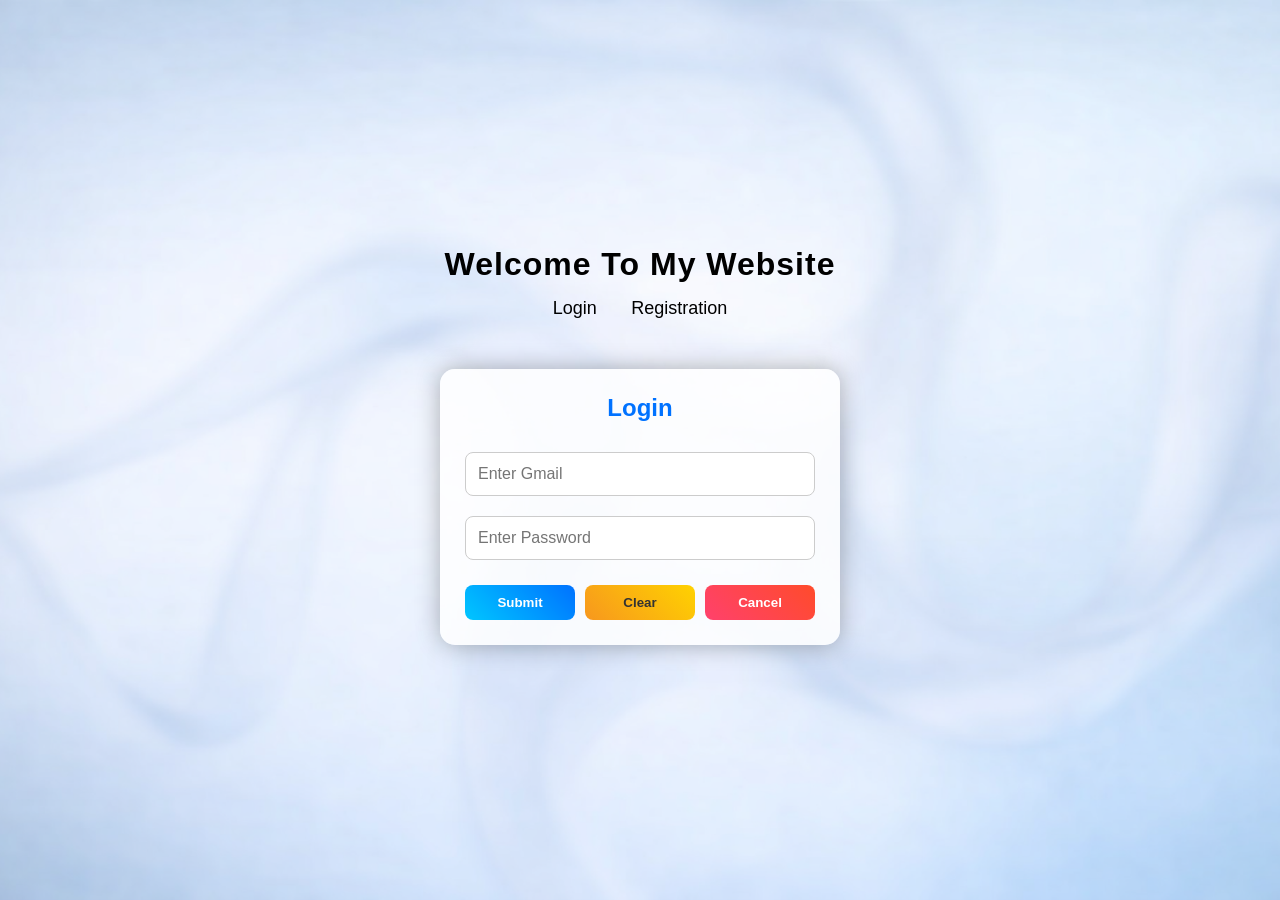
<file: index.html>
<!DOCTYPE html>
<html lang="en">
<head>
    <meta charset="UTF-8">
    <meta name="viewport" content="width=device-width, initial-scale=1.0">
    <title>Login & Registration</title>
    <style>
        * { margin: 0; padding: 0; box-sizing: border-box; font-family: 'Segoe UI', Arial, sans-serif; }
        body { background: url('Copilot_20260719_202415.png') no-repeat center center fixed; background-size: cover; min-height: 100vh; display: flex; flex-direction: column; align-items: center; justify-content: center; }
        header { padding: 20px; text-align: center; width: 100%; }
        header h1 { color: #000; margin-bottom: 15px; letter-spacing: 1px; }
        nav a { color: #000; text-decoration: none; margin: 0 15px; font-size: 18px; }
        nav a:hover { color: blue; }
        .container { width: 90%; max-width: 400px; background: rgba(255,255,255,.85); margin: 30px auto; padding: 25px; border-radius: 15px; box-shadow: 0 0 25px rgba(0,0,0,.3); color: #333; }
        h2 { text-align: center; margin-bottom: 20px; color: #0072ff; }
        input { width: 100%; padding: 12px; margin: 10px 0; border: 1px solid #ccc; border-radius: 8px; font-size: 16px; }
        input:focus { border-color: blue; box-shadow: 0 0 4px skyblue; outline: none; }
        .btns { display: flex; flex-wrap: wrap; gap: 10px; justify-content: center; margin-top: 15px; }
        button { flex: 1; min-width: 100px; padding: 10px; border: none; border-radius: 8px; color: white; cursor: pointer; font-weight: bold; }
        .submit { background: linear-gradient(45deg,#00c6ff,#0072ff); }
        .clear { background: linear-gradient(45deg,#f7971e,#ffd200); color: #333; }
        .cancel { background: linear-gradient(45deg,#ff416c,#ff4b2b); }
        #register { display: none; }
        @media (max-width:600px) { header h1 { font-size: 20px; } nav a { font-size: 16px; margin: 0 8px; } .container { padding: 15px; } input { font-size: 14px; } .btns { flex-direction: column; } button { width: 100%; } }
    </style>
</head>
<body>
    <header>
        <h1>Welcome To My Website</h1>
        <nav>
            <a href="#login" id="loginLink">Login</a>
            <a href="#register" id="registerLink">Registration</a>
        </nav>
    </header>

    <form class="container" id="login">
        <h2>Login</h2>
        <input type="email" placeholder="Enter Gmail" id="login_email" required>
        <input type="password" placeholder="Enter Password" id="login_pass" required>
        <div class="btns">
            <button type="submit" class="submit">Submit</button>
            <button type="reset" class="clear">Clear</button>
            <button type="button" class="cancel" id="showRegister">Cancel</button>
        </div>
    </form>

    <form class="container" id="register">
        <h2>Registration</h2>
        <input type="text" placeholder="Enter Username" id="uname" required>
        <input type="email" placeholder="Enter Gmail" id="reg_email" required>
        <input type="password" placeholder="Enter Password" id="reg_pass" required>
        <input type="password" placeholder="Confirm Password" id="ucpass" required>
        <div class="btns">
            <button type="submit" class="submit">Submit</button>
            <button type="reset" class="clear">Clear</button>
            <button type="button" class="cancel" id="showLogin">Cancel</button>
        </div>
    </form>

    <script>
        const loginForm = document.getElementById('login');
        const registerForm = document.getElementById('register');

        function showLogin() {
            loginForm.style.display = 'block';
            registerForm.style.display = 'none';
        }

        function showRegister() {
            loginForm.style.display = 'none';
            registerForm.style.display = 'block';
        }

        function getUserList() {
            try {
                return JSON.parse(localStorage.getItem('userlist')) || [];
            } catch {
                localStorage.removeItem('userlist');
                return [];
            }
        }

        document.getElementById('loginLink').addEventListener('click', event => { event.preventDefault(); showLogin(); });
        document.getElementById('registerLink').addEventListener('click', event => { event.preventDefault(); showRegister(); });
        document.getElementById('showRegister').addEventListener('click', showRegister);
        document.getElementById('showLogin').addEventListener('click', showLogin);

        loginForm.addEventListener('submit', event => {
            event.preventDefault();
            const email = document.getElementById('login_email').value.trim().toLowerCase();
            const password = document.getElementById('login_pass').value;
            const user = getUserList().find(item => item.uemail === email && item.upass === password);

            if (!user) {
                alert("Email or password is incorrect.");
                return;
            }

            localStorage.setItem('currentuser', JSON.stringify(user));
            alert('Login successful!');
            window.location.href = 'mainpage.html';
        });

        registerForm.addEventListener('submit', event => {
            event.preventDefault();
            const uname = document.getElementById('uname').value.trim();
            const email = document.getElementById('reg_email').value.trim().toLowerCase();
            const password = document.getElementById('reg_pass').value;
            const confirmPassword = document.getElementById('ucpass').value;

            if (password !== confirmPassword) {
                alert("Password and Confirm Password do not match.");
                return;
            }

            const userlist = getUserList();
            if (userlist.some(item => item.uemail === email)) {
                alert("This email is already registered. Please log in.");
                showLogin();
                return;
            }

            userlist.push({ uname: uname, uemail: email, upass: password });
            localStorage.setItem('userlist', JSON.stringify(userlist));
            registerForm.reset();
            alert("Registration successful! Please log in.");
            showLogin();
        });
    </script>
</body>
</html>
</file>
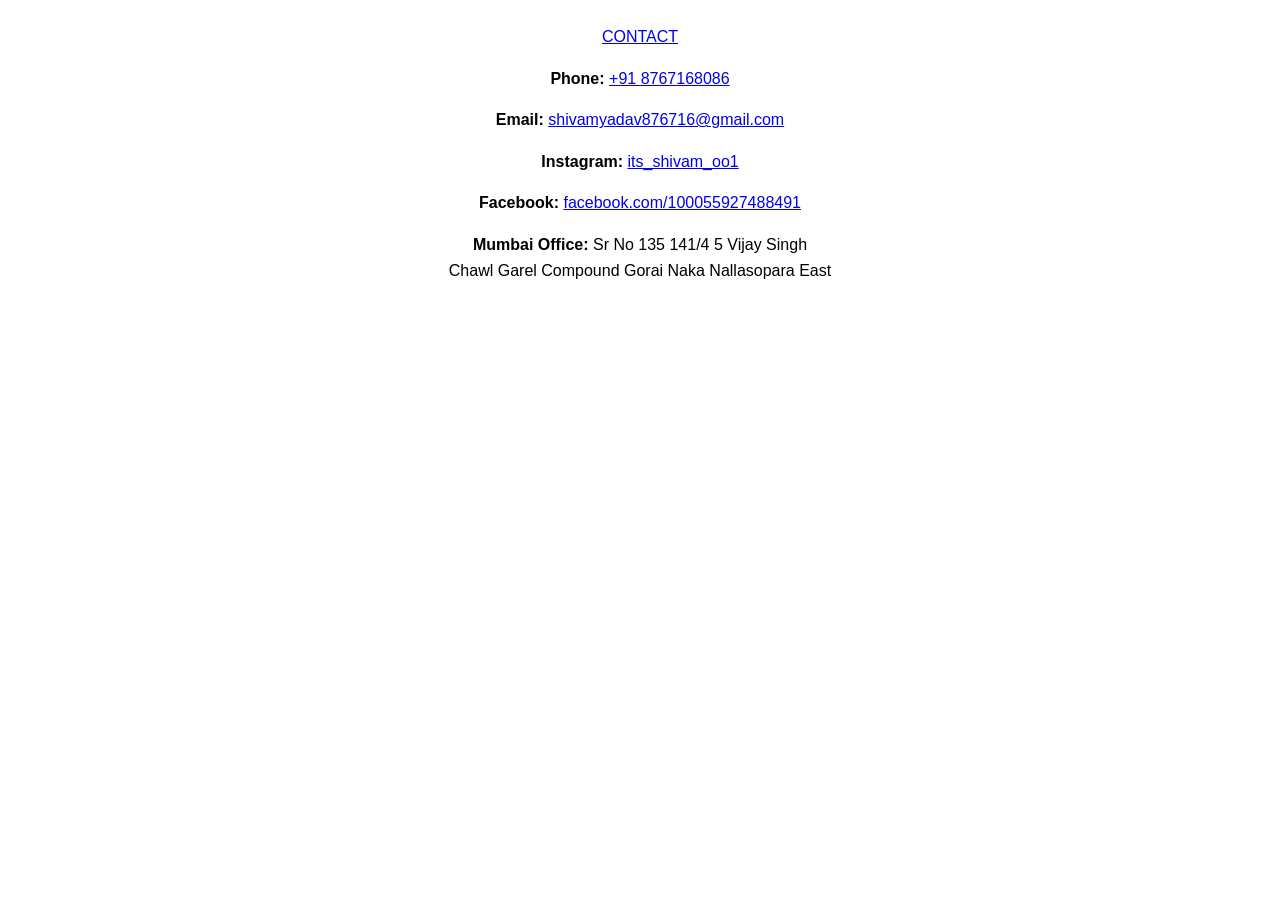
<file: contact.html>
<!DOCTYPE html>
<html lang="en">
<head>
    <meta charset="UTF-8">
    <meta name="viewport" content="width=device-width, initial-scale=1.0">
    <title>CONTACT</title>
    <style>
        * { box-sizing: border-box; }
        body {
            margin: 0;
            padding: 24px 16px;
            font-family: Arial, sans-serif;
            line-height: 1.6;
        }
        center { max-width: 680px; margin: 0 auto; }
        p, a { overflow-wrap: anywhere; }
        @media (max-width: 480px) {
            body { padding: 16px 12px; font-size: 15px; }
        }

    </style>
</head>
<body>


<center>

<a href="CONTACT.HTML" target="_blank">CONTACT</a>



<p><b>Phone: </b><a href="tel:+91 8767168086">+91 8767168086</a></p> 

<p><b>Email:</b> <a href="mailto:shivamyadav876716@gmail.com">shivamyadav876716@gmail.com</a></p>  

<p><b>Instagram: </b><a href="https://instagram.com/its_shivam_oo1" target="_blank">its_shivam_oo1</a></p> 
<p><b>Facebook:</b> <a href="https://facebook.com/100055927488491" target="_blank">facebook.com/100055927488491</a></p>
<p><b>Mumbai Office: </b>Sr No 135 141/4 5 Vijay Singh 
    <br>Chawl Garel Compound Gorai Naka Nallasopara East</p>

    </center>
</body>
</html>
</file>
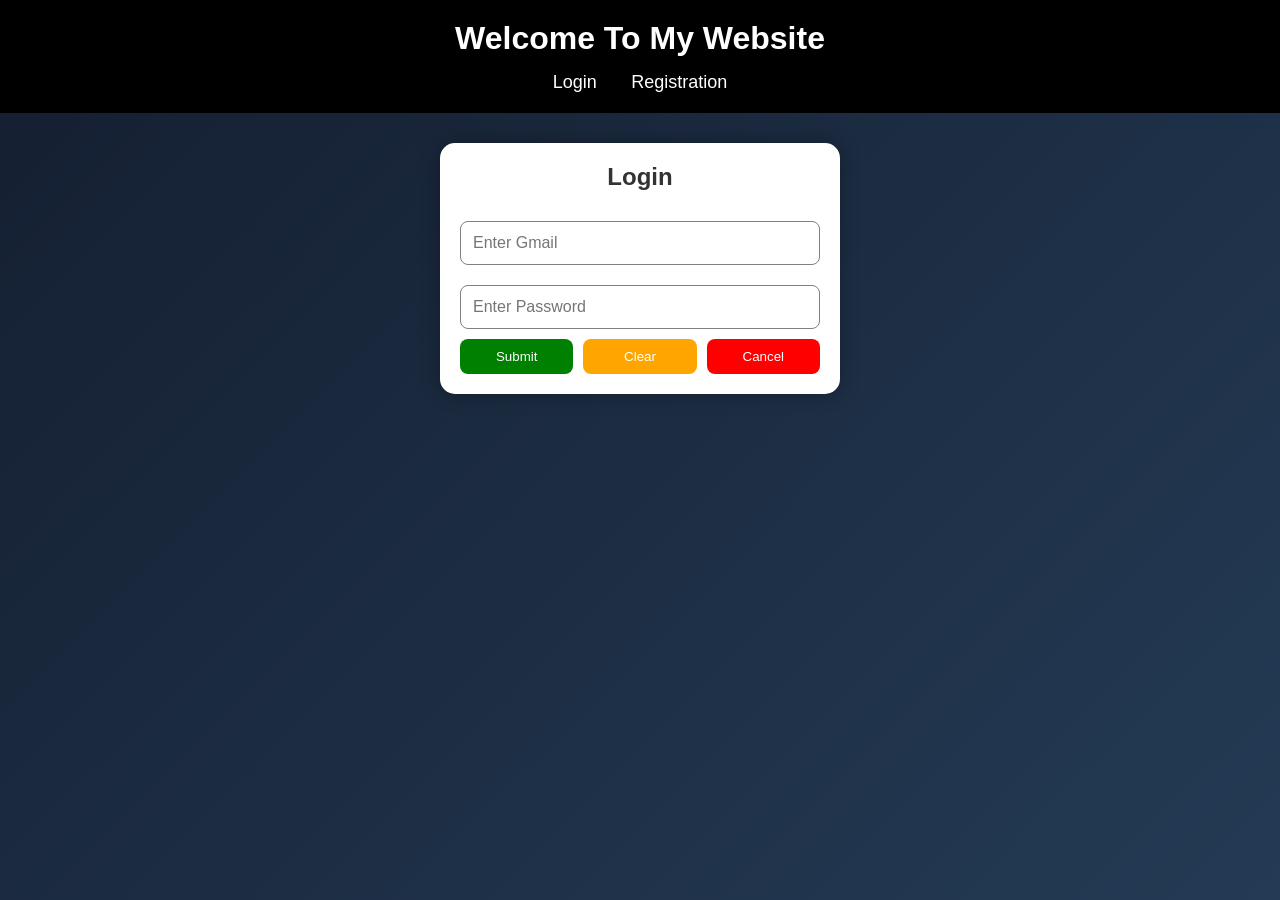
<file: hello.html>
<!doctype html>
<html>
  <head>
    <meta charset="UTF-8" />
    <meta name="viewport" content="width=device-width, initial-scale=1.0" />
    <title>Login & Registration</title>
    <style>
      * {
        margin: 0;
        padding: 0;
        box-sizing: border-box;
        font-family: Arial, sans-serif;
      }

      body {
        background: linear-gradient(135deg, #141e30, #243b55);
        min-height: 100vh;
      }

      header {
        background: black;
        padding: 20px;
        text-align: center;
      }

      header h1 {
        color: white;
        margin-bottom: 15px;
      }

      nav a {
        color: white;
        text-decoration: none;
        margin: 0 15px;
        font-size: 18px;
        transition: 0.3s;
      }

      nav a:hover {
        color: red;
      }

      .container {
        width: 90%; /* responsive width */
        max-width: 400px; /* desktop par limit */
        background: white;
        margin: 30px auto;
        padding: 20px;
        border-radius: 15px;
        box-shadow: 0 0 20px rgba(0, 0, 0, 0.3);
      }

      h2 {
        text-align: center;
        margin-bottom: 20px;
        color: #333;
      }

      input {
        width: 100%;
        padding: 12px;
        margin: 10px 0;
        border: 1px solid gray;
        border-radius: 8px;
        font-size: 16px;
      }

      .btns {
        display: flex;
        flex-wrap: wrap;
        gap: 10px;
        justify-content: center;
      }

      button {
        flex: 1;
        min-width: 100px;
        padding: 10px;
        border: none;
        border-radius: 8px;
        color: white;
        cursor: pointer;
        transition: 0.3s;
      }

      .submit {
        background: green;
      }
      .clear {
        background: orange;
      }
      .cancel {
        background: red;
      }

      button:hover {
        opacity: 0.8;
      }

      #register {
        display: none;
      }

      /* Media Queries */
      @media (max-width: 600px) {
        header h1 {
          font-size: 20px;
        }
        nav a {
          font-size: 16px;
          margin: 0 8px;
        }
        input {
          font-size: 14px;
          padding: 10px;
        }
        .btns {
          flex-direction: column;
        }
        button {
          width: 100%;
        }
      }
    </style>
  </head>
  <body>
    <center>
      <header>
        <h1>Welcome To My Website</h1>
        <nav>
          <a href="#" onclick="showLogin()">Login</a>
          <a href="#" onclick="showRegister()">Registration</a>
        </nav>
      </header>

      <!-- Login Form -->
      <form class="container" id="login">
        <h2>Login</h2>
        <input
          type="email"
          placeholder="Enter Gmail"
          id="login_email"
          required
        />
        <input
          type="password"
          placeholder="Enter Password"
          id="login_pass"
          required
        />
        <div class="btns">
          <button type="submit" class="submit">Submit</button>
          <button type="reset" class="clear">Clear</button>
          <button type="button" class="cancel" onclick="showRegister()">
            Cancel
          </button>
        </div>
      </form>

      <!-- Registration Form -->
      <form class="container" id="register">
        <h2>Registration</h2>
        <input type="text" placeholder="Enter Username" id="uname" required />
        <input type="email" placeholder="Enter Gmail" id="reg_email" required />
        <input
          type="password"
          placeholder="Enter Password"
          id="reg_pass"
          required
        />
        <input
          type="password"
          placeholder="Confirm Password"
          id="ucpass"
          required
        />
        <div class="btns">
          <button type="submit" class="submit">Submit</button>
          <button type="reset" class="clear">Clear</button>
          <button type="button" class="cancel" onclick="showLogin()">
            Cancel
          </button>
        </div>
      </form>
    </center>

    <script>
      function showLogin() {
        document.getElementById("login").style.display = "block";
        document.getElementById("register").style.display = "none";
      }
      function showRegister() {
        document.getElementById("login").style.display = "none";
        document.getElementById("register").style.display = "block";
      }

      // Login
      document
        .getElementById("login")
        .addEventListener("submit", function (event) {
          event.preventDefault();
          let uemail = document.getElementById("login_email").value;
          let upass = document.getElementById("login_pass").value;

          let userlist = JSON.parse(localStorage.getItem("userlist")) || [];
          let user = userlist.find(
            (i) => i.uemail === uemail && i.upass === upass,
          );

          if (user) {
            localStorage.setItem("currentuser", JSON.stringify(user));
            alert("Login successfully!!!");
            window.location.href = "mainpage.html";
          } else {
            alert("Login Failed.. Please check email or password!!!");
          }
        });

      //register form
      document
        .getElementById("register")
        .addEventListener("submit", function (event) {
          event.preventDefault();
          let uname = document.getElementById("uname").value;
          let uemail = document.getElementById("reg_email").value;
          let upass = document.getElementById("reg_pass").value;
          let ucpass = document.getElementById("ucpass").value;

          if (upass === ucpass) {
            let user = { uname: uname, uemail: uemail, upass: upass };
            let userlist = JSON.parse(localStorage.getItem("userlist")) || [];
            userlist.push(user);
            localStorage.setItem("userlist", JSON.stringify(userlist));
            alert("Registration successfully done!!!");
            showLogin();
          } else {
            alert("Password and Confirm password does not match. Try again!!!");
          }
        });
    </script>
  </body>
</html>
</file>
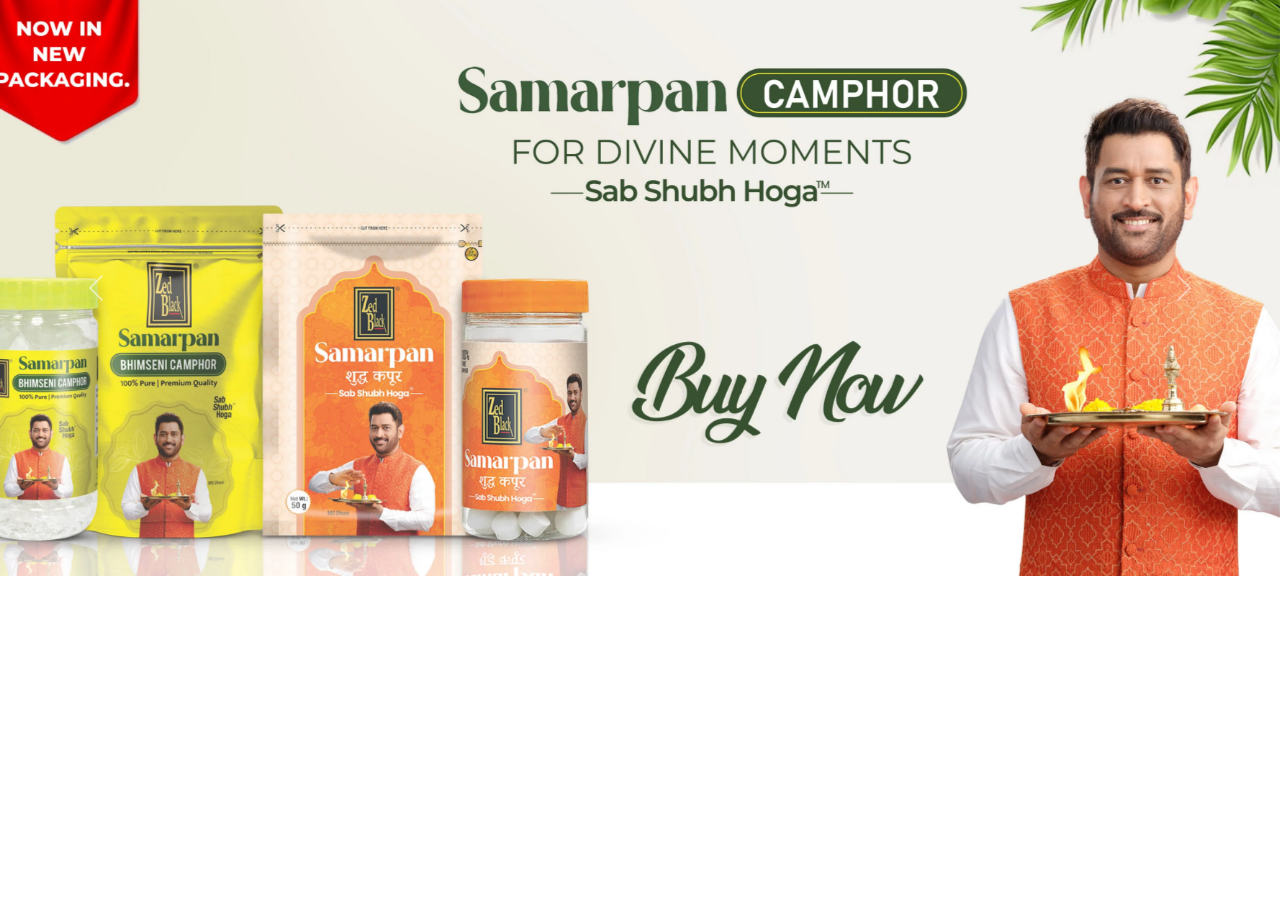
<file: hi.html>
<!DOCTYPE html>
<html lang="en">
<head>
  <meta charset="UTF-8">
  <meta name="viewport" content="width=device-width, initial-scale=1.0">
  <title>Document</title>
  <!-- Bootstrap CSS -->
  <link href="https://cdn.jsdelivr.net/npm/bootstrap@5.3.3/dist/css/bootstrap.min.css" rel="stylesheet">
  <style>
  
    
  .carousel-item img {
    display: block;
    width: 100%;
    height: clamp(240px, 45vw, 613px);
    margin-top: 0;
    object-fit: cover;
  }
  @media (max-width: 480px) {
    .carousel-item img {
      height: 240px;
    }
  }
</style>
</head>
<body>
  <div id="carouselExample" class="carousel slide" data-bs-ride="carousel" data-bs-interval="2000">
    <div class="carousel-inner">
      <div class="carousel-item active">
        <img src="Camphor_1.webp" class="d-block" alt="Camphor collection">
      </div>
      <div class="carousel-item">
        <img src="2.png" class="d-block" alt="Collection image">
      </div>
      <div class="carousel-item">
        <img src="3.png" class="d-block" alt="Collection image">
      </div>
    </div>
    <button class="carousel-control-prev" type="button" data-bs-target="#carouselExample" data-bs-slide="prev">
      <span class="carousel-control-prev-icon" aria-hidden="true"></span>
      <span class="visually-hidden">Previous</span>
    </button>
    <button class="carousel-control-next" type="button" data-bs-target="#carouselExample" data-bs-slide="next">
      <span class="carousel-control-next-icon" aria-hidden="true"></span>
      <span class="visually-hidden">Next</span>
    </button>
  </div>

  <!-- Bootstrap JS -->
  <script src="https://cdn.jsdelivr.net/npm/bootstrap@5.3.3/dist/js/bootstrap.bundle.min.js"></script>
</body>
</html>
</file>
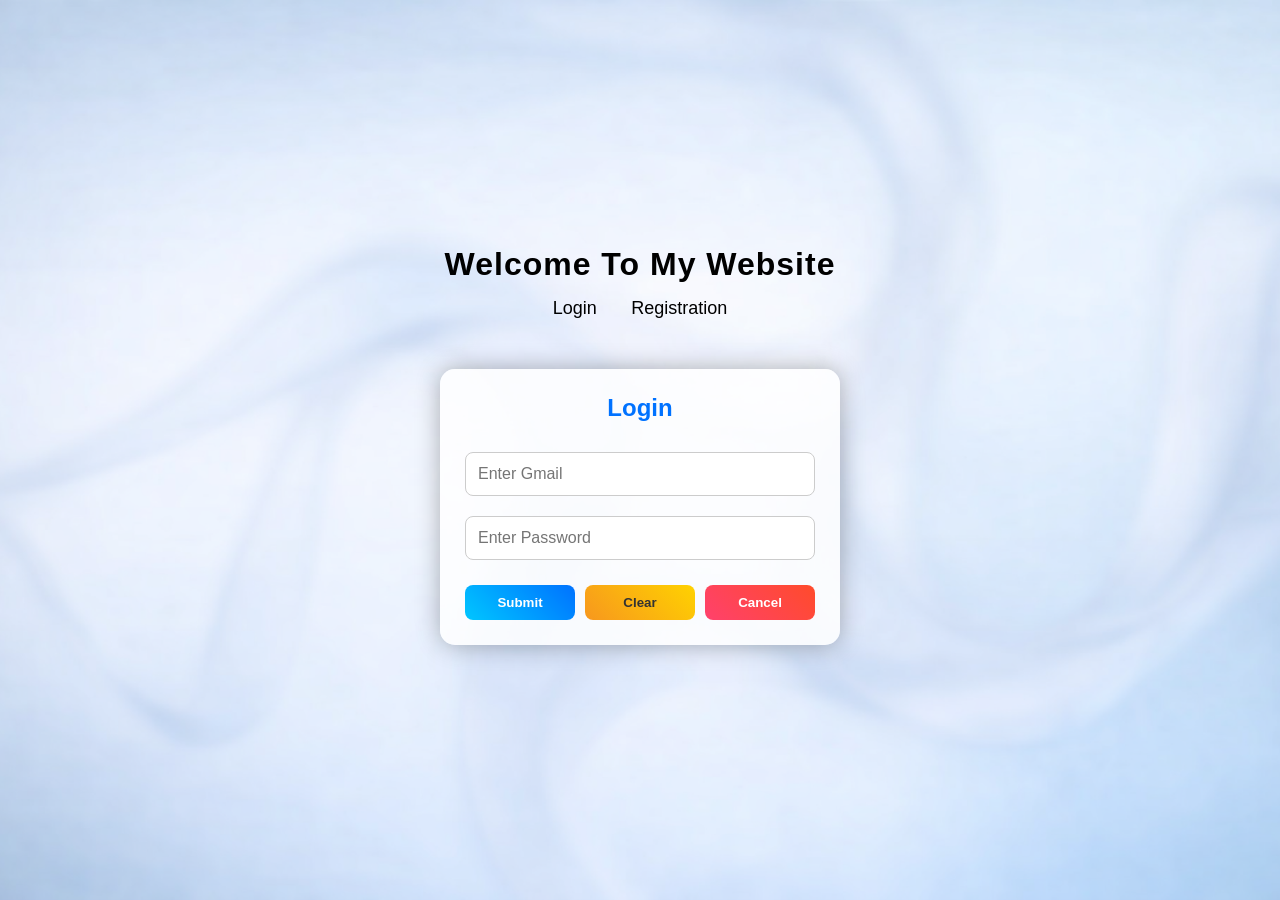
<file: login-register.html>
<!DOCTYPE html>
<html lang="en">
<head>
    <meta charset="UTF-8">
    <meta name="viewport" content="width=device-width, initial-scale=1.0">
    <title>Login & Registration</title>
    <style>
        * { margin: 0; padding: 0; box-sizing: border-box; font-family: 'Segoe UI', Arial, sans-serif; }
        body { background: url('Copilot_20260719_202415.png') no-repeat center center fixed; background-size: cover; min-height: 100vh; display: flex; flex-direction: column; align-items: center; justify-content: center; }
        header { padding: 20px; text-align: center; width: 100%; }
        header h1 { color: #000; margin-bottom: 15px; letter-spacing: 1px; }
        nav a { color: #000; text-decoration: none; margin: 0 15px; font-size: 18px; }
        nav a:hover { color: blue; }
        .container { width: 90%; max-width: 400px; background: rgba(255,255,255,.85); margin: 30px auto; padding: 25px; border-radius: 15px; box-shadow: 0 0 25px rgba(0,0,0,.3); color: #333; }
        h2 { text-align: center; margin-bottom: 20px; color: #0072ff; }
        input { width: 100%; padding: 12px; margin: 10px 0; border: 1px solid #ccc; border-radius: 8px; font-size: 16px; }
        input:focus { border-color: blue; box-shadow: 0 0 4px skyblue; outline: none; }
        .btns { display: flex; flex-wrap: wrap; gap: 10px; justify-content: center; margin-top: 15px; }
        button { flex: 1; min-width: 100px; padding: 10px; border: none; border-radius: 8px; color: white; cursor: pointer; font-weight: bold; }
        .submit { background: linear-gradient(45deg,#00c6ff,#0072ff); }
        .clear { background: linear-gradient(45deg,#f7971e,#ffd200); color: #333; }
        .cancel { background: linear-gradient(45deg,#ff416c,#ff4b2b); }
        #register { display: none; }
        @media (max-width:600px) { header h1 { font-size: 20px; } nav a { font-size: 16px; margin: 0 8px; } .container { padding: 15px; } input { font-size: 14px; } .btns { flex-direction: column; } button { width: 100%; } }
    </style>
</head>
<body>
    <header>
        <h1>Welcome To My Website</h1>
        <nav>
            <a href="#login" id="loginLink">Login</a>
            <a href="#register" id="registerLink">Registration</a>
        </nav>
    </header>

    <form class="container" id="login">
        <h2>Login</h2>
        <input type="email" placeholder="Enter Gmail" id="login_email" required>
        <input type="password" placeholder="Enter Password" id="login_pass" required>
        <div class="btns">
            <button type="submit" class="submit">Submit</button>
            <button type="reset" class="clear">Clear</button>
            <button type="button" class="cancel" id="showRegister">Cancel</button>
        </div>
    </form>

    <form class="container" id="register">
        <h2>Registration</h2>
        <input type="text" placeholder="Enter Username" id="uname" required>
        <input type="email" placeholder="Enter Gmail" id="reg_email" required>
        <input type="password" placeholder="Enter Password" id="reg_pass" required>
        <input type="password" placeholder="Confirm Password" id="ucpass" required>
        <div class="btns">
            <button type="submit" class="submit">Submit</button>
            <button type="reset" class="clear">Clear</button>
            <button type="button" class="cancel" id="showLogin">Cancel</button>
        </div>
    </form>

    <script>
        const loginForm = document.getElementById('login');
        const registerForm = document.getElementById('register');

        function showLogin() {
            loginForm.style.display = 'block';
            registerForm.style.display = 'none';
        }

        function showRegister() {
            loginForm.style.display = 'none';
            registerForm.style.display = 'block';
        }

        function getUserList() {
            try {
                return JSON.parse(localStorage.getItem('userlist')) || [];
            } catch {
                localStorage.removeItem('userlist');
                return [];
            }
        }

        document.getElementById('loginLink').addEventListener('click', event => { event.preventDefault(); showLogin(); });
        document.getElementById('registerLink').addEventListener('click', event => { event.preventDefault(); showRegister(); });
        document.getElementById('showRegister').addEventListener('click', showRegister);
        document.getElementById('showLogin').addEventListener('click', showLogin);

        loginForm.addEventListener('submit', event => {
            event.preventDefault();
            const email = document.getElementById('login_email').value.trim().toLowerCase();
            const password = document.getElementById('login_pass').value;
            const user = getUserList().find(item => item.uemail === email && item.upass === password);

            if (!user) {
                alert('Email ya password galat hai.');
                return;
            }

            localStorage.setItem('currentuser', JSON.stringify(user));
            alert('Login successful!');
            window.location.href = 'mainpage.html';
        });

        registerForm.addEventListener('submit', event => {
            event.preventDefault();
            const uname = document.getElementById('uname').value.trim();
            const email = document.getElementById('reg_email').value.trim().toLowerCase();
            const password = document.getElementById('reg_pass').value;
            const confirmPassword = document.getElementById('ucpass').value;

            if (password !== confirmPassword) {
                alert('Password aur Confirm Password match nahi karte.');
                return;
            }

            const userlist = getUserList();
            if (userlist.some(item => item.uemail === email)) {
                alert('Ye email already registered hai. Login karein.');
                showLogin();
                return;
            }

            userlist.push({ uname: uname, uemail: email, upass: password });
            localStorage.setItem('userlist', JSON.stringify(userlist));
            registerForm.reset();
            alert('Registration successful! Ab login karein.');
            showLogin();
        });
    </script>
</body>
</html>
</file>
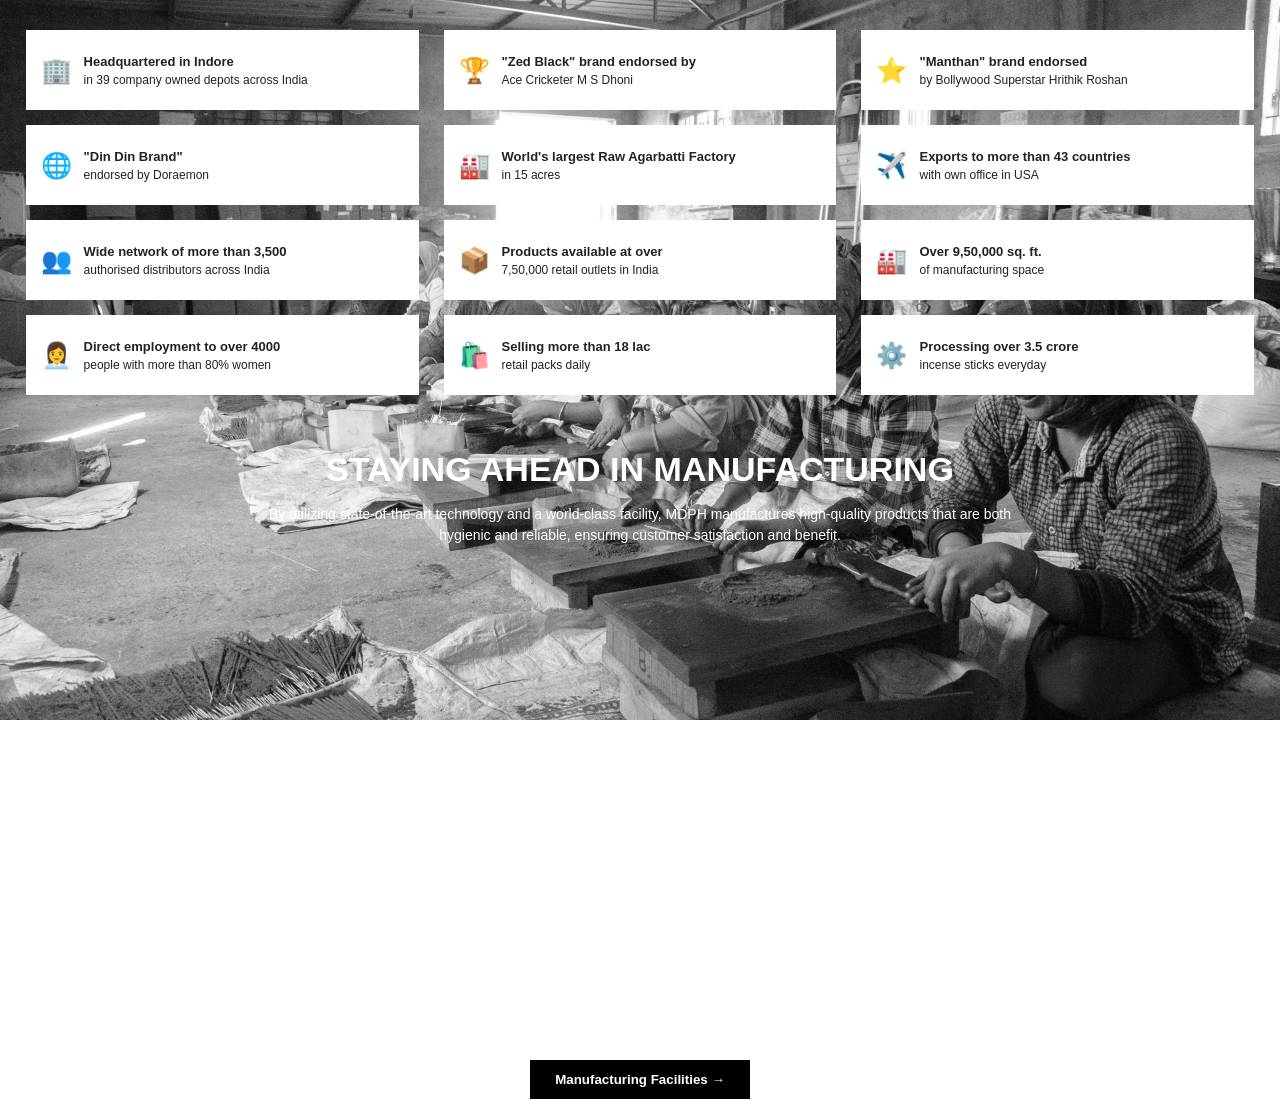
<file: tt.html>
<!DOCTYPE html>
<html lang="en">
<head>
<meta charset="UTF-8">
<meta name="viewport" content="width=device-width, initial-scale=1.0">
<title>Manufacturing</title>

<style>
*{
  margin:0;
  padding:0;
  box-sizing:border-box;
}

body{
  font-family:Arial,sans-serif;
}

.section{
  min-height:80vh;
  padding:30px 2%;
  width:100% ;
  color:white;
  background:
    /* linear-gradient(#0008,#000c), */
    
    url("about.jpg") center/cover;
}

.cards{
  display:grid;
  grid-template-columns:repeat(3,1fr);
  gap:15px 25px;
}

.card{
  background:#fff;
  color:#222;
  padding:15px;
  min-height:80px;
  display:flex;
  align-items:center;
  gap:12px;
}

.card .icon{
  font-size:25px;
  color:#f5b400;
}

.card h3{
  font-size:13px;
}

.card p{
  font-size:12px;
  margin-top:4px;
}

.content{
  text-align:center;
  max-width:750px;
  margin:55px auto 25px;
}

.content h1{
  font-size:34px;
}



.content p{
  margin-top:15px;
  line-height:1.5;
  font-size:14px;
}

.video{
  max-width:650px;
  height:320px;
  margin:auto;
  position:relative;
}

.video img{
  width:100%;
  height:100%;
  object-fit:cover;
}

.video iframe{
  display:block;
  width:100%;
  height:100%;
  border:0;
}

.play{
  position:absolute;
  top:50%;
  left:50%;
  transform:translate(-50%,-50%);
  background:red;
  color:white;
  border:0;
  border-radius:8px;
  padding:15px 22px;
  font-size:22px;
}

.btn{
  display:block;
  margin:20px auto;
  padding:12px 25px;
  color: white;
  background:black;
  border:0;
  font-weight:bold;
  cursor:pointer;
}

@media(max-width:700px){
  .cards{
    grid-template-columns:1fr;
  }

  .content h1{
    font-size:25px;
  }

  .video{
    width:calc(100% - 32px);
    height:auto;
    aspect-ratio:16 / 9;
  }
}
</style>
</head>

<body>

<section class="section">

  <div class="cards">

    <div class="card">
      <div class="icon">🏢</div>
      <div>
        <h3>Headquartered in Indore</h3>
        <p>in 39 company owned depots across India</p>
      </div>
    </div>

    <div class="card">
      <div class="icon">🏆</div>
      <div>
        <h3>"Zed Black" brand endorsed by</h3>
        <p>Ace Cricketer M S Dhoni</p>
      </div>
    </div>

    <div class="card">
      <div class="icon">⭐</div>
      <div>
        <h3>"Manthan" brand endorsed</h3>
        <p>by Bollywood Superstar Hrithik Roshan</p>
      </div>
    </div>

    <div class="card">
      <div class="icon">🌐</div>
      <div>
        <h3>"Din Din Brand"</h3>
        <p>endorsed by Doraemon</p>
      </div>
    </div>

    <div class="card">
      <div class="icon">🏭</div>
      <div>
        <h3>World's largest Raw Agarbatti Factory</h3>
        <p>in 15 acres</p>
      </div>
    </div>

    <div class="card">
      <div class="icon">✈️</div>
      <div>
        <h3>Exports to more than 43 countries</h3>
        <p>with own office in USA</p>
      </div>
    </div>

    <div class="card">
      <div class="icon">👥</div>
      <div>
        <h3>Wide network of more than 3,500</h3>
        <p>authorised distributors across India</p>
      </div>
    </div>

    <div class="card">
      <div class="icon">📦</div>
      <div>
        <h3>Products available at over</h3>
        <p>7,50,000 retail outlets in India</p>
      </div>
    </div>

    <div class="card">
      <div class="icon">🏭</div>
      <div>
        <h3>Over 9,50,000 sq. ft.</h3>
        <p>of manufacturing space</p>
      </div>
    </div>

    <div class="card">
      <div class="icon">👩‍💼</div>
      <div>
        <h3>Direct employment to over 4000</h3>
        <p>people with more than 80% women</p>
      </div>
    </div>

    <div class="card">
      <div class="icon">🛍️</div>
      <div>
        <h3>Selling more than 18 lac</h3>
        <p>retail packs daily</p>
      </div>
    </div>

    <div class="card">
      <div class="icon">⚙️</div>
      <div>
        <h3>Processing over 3.5 crore</h3>
        <p>incense sticks everyday</p>
      </div>
    </div>

  </div>

  <div class="content">
    <h1>STAYING AHEAD IN <span>MANUFACTURING</span></h1>

    <p>
      By utilizing state-of-the-art technology and a world-class facility,
      MDPH manufactures high-quality products that are both hygienic and
      reliable, ensuring customer satisfaction and benefit.
    </p>
  </div>



</section>
<center>
  <div class="video" >
  <iframe width="560" height="315" src="https://www.youtube.com/embed/WRCwLka5aEM?si=Ca2bvpw9-kWKjVV0" title="YouTube video player" frameborder="0" allow="accelerometer; autoplay; clipboard-write; encrypted-media; gyroscope; picture-in-picture; web-share" referrerpolicy="strict-origin-when-cross-origin" allowfullscreen title="Youtube video" allowfullscreen>
    
   </iframe>
  </div>

  <button class="btn">Manufacturing Facilities →</button>
</center>
</body>
</html>
</file>
